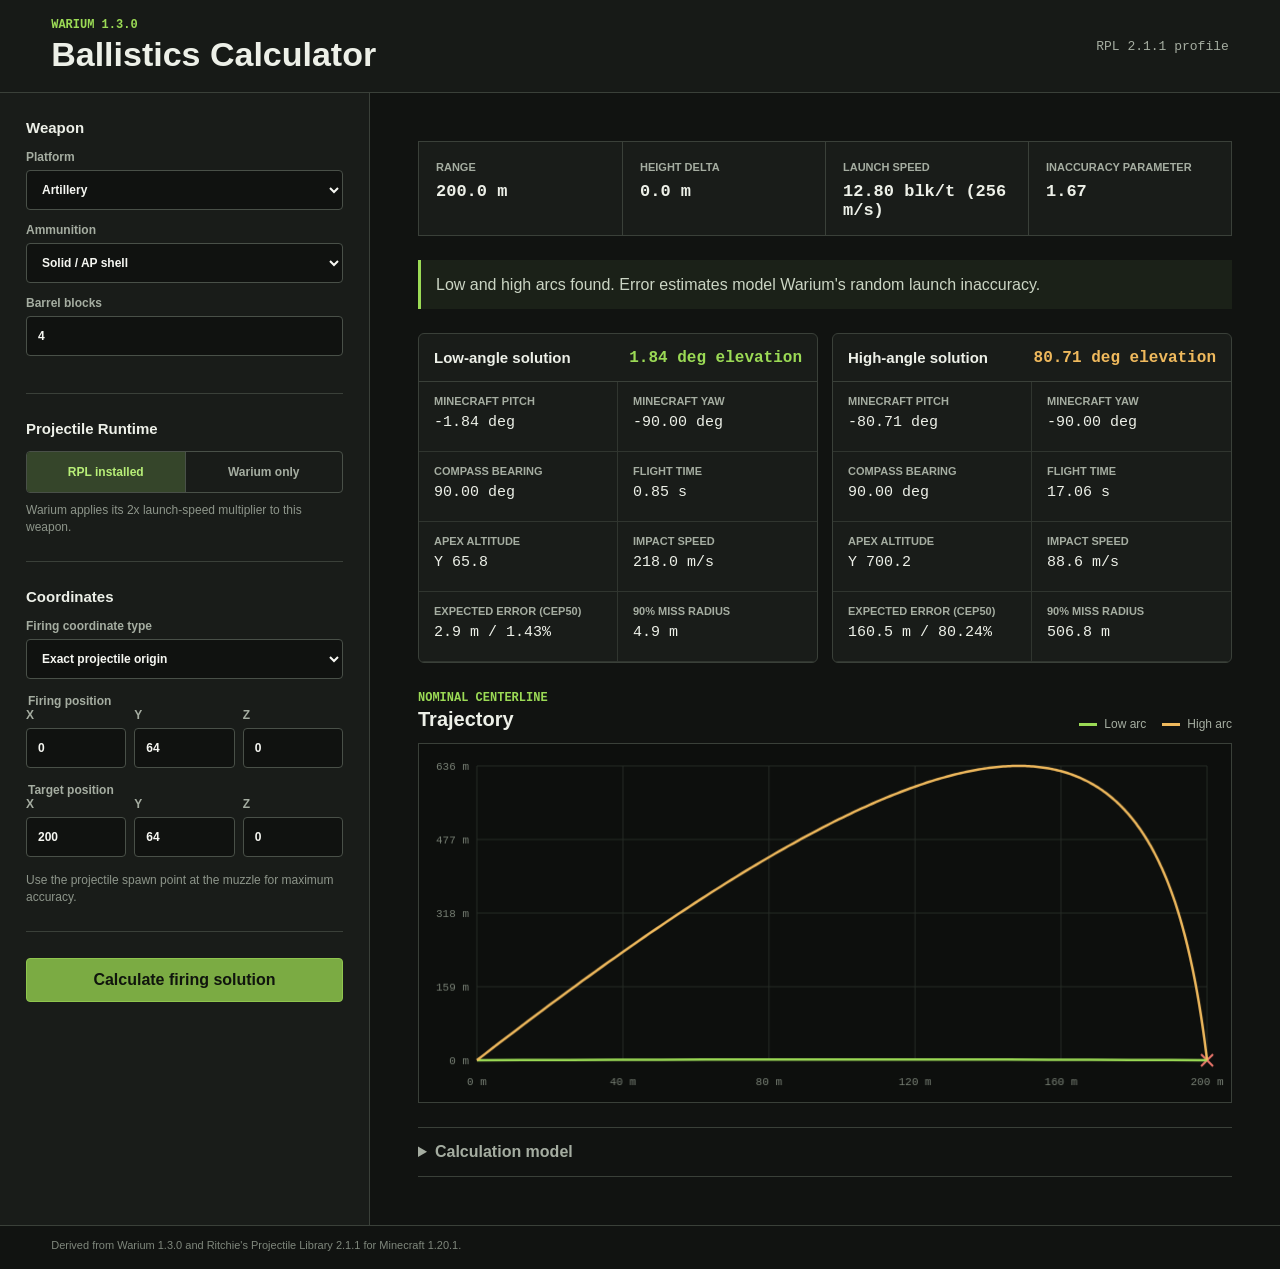
<file: index.html>
<!doctype html>
<html lang="en">
<head>
    <meta charset="utf-8">
    <meta name="viewport" content="width=device-width, initial-scale=1">
    <title>Warium Ballistics Calculator</title>
    <link rel="stylesheet" href="styles.css">
</head>
<body>
    <header class="app-header">
        <div>
            <p class="eyebrow">WARIUM 1.3.0</p>
            <h1>Ballistics Calculator</h1>
        </div>
        <div class="runtime-state" id="runtime-state">RPL 2.1.1 profile</div>
    </header>

    <main class="workspace">
        <aside class="control-panel" aria-label="Shot parameters">
            <form id="calculator-form">
                <section class="form-section">
                    <h2>Weapon</h2>
                    <label>
                        Platform
                        <select id="weapon" name="weapon"></select>
                    </label>
                    <label>
                        Ammunition
                        <select id="shell" name="shell"></select>
                    </label>
                    <label id="barrels-row">
                        Barrel blocks
                        <input id="barrels" name="barrels" type="number" min="1" max="11" step="1" value="4">
                    </label>
                </section>

                <section class="form-section">
                    <h2>Projectile Runtime</h2>
                    <div class="segmented" role="radiogroup" aria-label="Projectile runtime">
                        <label>
                            <input type="radio" name="runtime" value="rpl" checked>
                            <span>RPL installed</span>
                        </label>
                        <label>
                            <input type="radio" name="runtime" value="vanilla">
                            <span>Warium only</span>
                        </label>
                    </div>
                    <p class="field-note" id="runtime-note"></p>
                </section>

                <section class="form-section">
                    <h2>Coordinates</h2>
                    <label>
                        Firing coordinate type
                        <select id="reference-mode" name="referenceMode">
                            <option value="muzzle">Exact projectile origin</option>
                            <option value="breech">Weapon block position</option>
                        </select>
                    </label>
                    <fieldset>
                        <legend>Firing position</legend>
                        <div class="coordinate-grid">
                            <label>X<input id="origin-x" name="originX" type="number" step="any" value="0"></label>
                            <label>Y<input id="origin-y" name="originY" type="number" step="any" value="64"></label>
                            <label>Z<input id="origin-z" name="originZ" type="number" step="any" value="0"></label>
                        </div>
                    </fieldset>
                    <fieldset>
                        <legend>Target position</legend>
                        <div class="coordinate-grid">
                            <label>X<input id="target-x" name="targetX" type="number" step="any" value="200"></label>
                            <label>Y<input id="target-y" name="targetY" type="number" step="any" value="64"></label>
                            <label>Z<input id="target-z" name="targetZ" type="number" step="any" value="0"></label>
                        </div>
                    </fieldset>
                    <p class="field-note" id="reference-note">Use the projectile spawn point at the muzzle for maximum accuracy.</p>
                </section>

                <button class="calculate-button" type="submit">Calculate firing solution</button>
            </form>
        </aside>

        <section class="results-panel" aria-live="polite">
            <div class="shot-summary">
                <div>
                    <span>Range</span>
                    <strong id="summary-range">--</strong>
                </div>
                <div>
                    <span>Height delta</span>
                    <strong id="summary-height">--</strong>
                </div>
                <div>
                    <span>Launch speed</span>
                    <strong id="summary-speed">--</strong>
                </div>
                <div>
                    <span>Inaccuracy parameter</span>
                    <strong id="summary-spread">--</strong>
                </div>
            </div>

            <div id="status" class="status-message">Enter a firing position and target to calculate.</div>

            <div id="solution-list" class="solution-list"></div>

            <section class="trajectory-section">
                <div class="section-heading">
                    <div>
                        <p class="eyebrow">NOMINAL CENTERLINE</p>
                        <h2>Trajectory</h2>
                    </div>
                    <div class="legend" aria-label="Trajectory legend">
                        <span><i class="low-key"></i>Low arc</span>
                        <span><i class="high-key"></i>High arc</span>
                    </div>
                </div>
                <canvas id="trajectory" width="1000" height="400"></canvas>
            </section>

            <details class="model-details">
                <summary>Calculation model</summary>
                <div class="details-grid">
                    <p><strong>Motion:</strong> Minecraft 1.20.1 AbstractArrow order, with position advanced before 0.99 air drag and 0.05 downward velocity are applied each tick.</p>
                    <p><strong>RPL:</strong> Warium doubles battle-cannon and artillery launch velocity when Ritchie's Projectile Library is loaded. Mortar launch speed remains 5 blocks/tick.</p>
                    <p><strong>Mortars:</strong> The displayed mortar pitch is solved through Warium's actual transformed launch vector. A 0-degree mortar setting produces approximately 45 degrees of true elevation when fired on its centerline.</p>
                    <p><strong>Error:</strong> CEP50 and 90% miss radius use 800 deterministic trials of Minecraft's triangular projectile spread at the selected barrel or mortar inaccuracy.</p>
                    <p><strong>Coordinates:</strong> One block is treated as one meter. VS local coordinates must be converted to world coordinates.</p>
                    <p><strong>Limits:</strong> Terrain, collision, vehicle motion, server lag, and mount rotation limits are not modeled. Error figures are statistical estimates, not guarantees for an individual shot.</p>
                </div>
            </details>
        </section>
    </main>

    <footer>
        Derived from Warium 1.3.0 and Ritchie's Projectile Library 2.1.1 for Minecraft 1.20.1.
    </footer>

    <script src="ballistics.js"></script>
    <script src="app.js"></script>
</body>
</html>
</file>
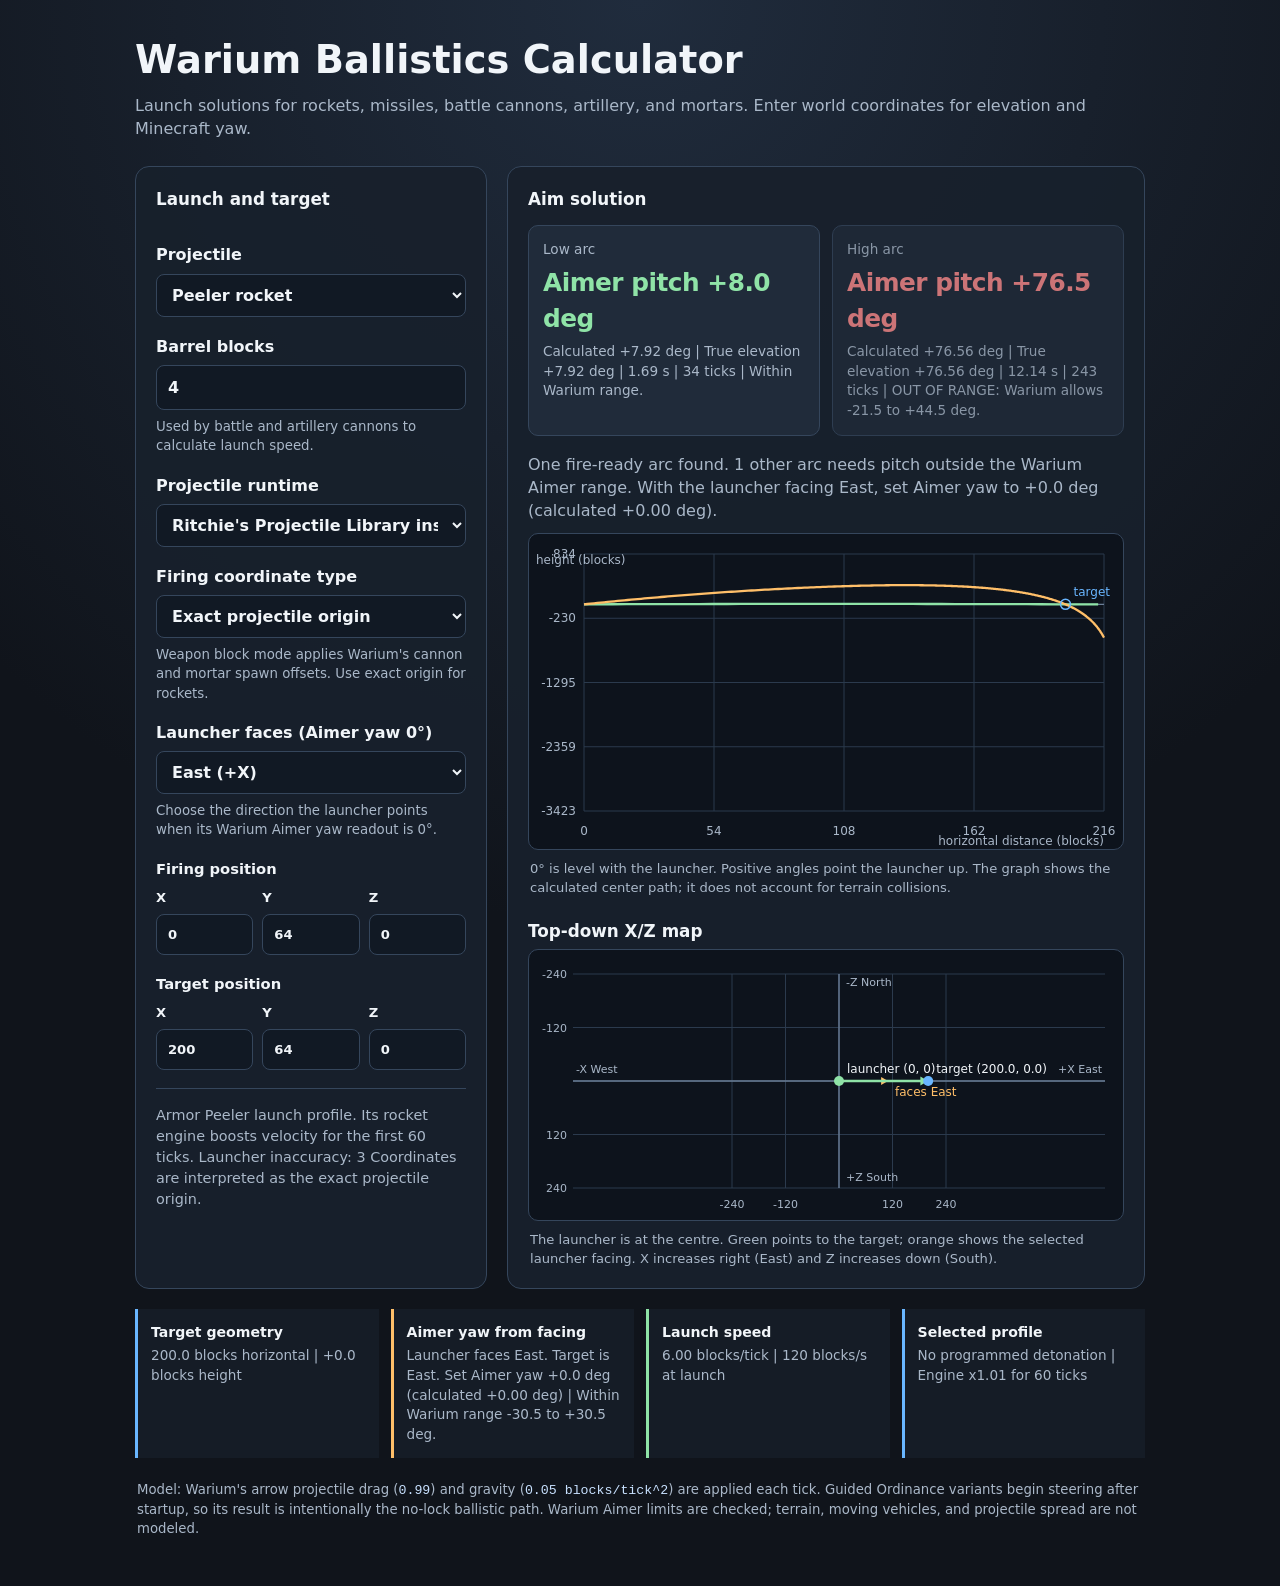
<file: rocket-missile-calculator.html>
<!doctype html>
<html lang="en">
<head>
  <meta charset="utf-8">
  <meta name="viewport" content="width=device-width, initial-scale=1">
  <title>Warium Ballistics Calculator</title>
  <style>
    :root {
      color-scheme: dark;
      --bg: #10141b;
      --panel: #18202c;
      --panel-2: #202b3a;
      --line: #35465c;
      --text: #f1f5f9;
      --muted: #aab8c9;
      --accent: #69b6ff;
      --accent-2: #ffbf69;
      --danger: #ff8c8c;
      --good: #8fe3a7;
    }

    * { box-sizing: border-box; }
    body {
      margin: 0;
      min-width: 320px;
      background: radial-gradient(circle at top, #202c3d 0, var(--bg) 54%);
      color: var(--text);
      font: 16px/1.45 system-ui, -apple-system, BlinkMacSystemFont, "Segoe UI", sans-serif;
    }
    main { max-width: 1050px; margin: 0 auto; padding: 32px 20px 48px; }
    h1, h2, p { margin-top: 0; }
    h1 { font-size: clamp(1.7rem, 4vw, 2.4rem); margin-bottom: 6px; }
    h2 { font-size: 1.05rem; margin-bottom: 14px; }
    .lede, .muted { color: var(--muted); }
    .layout { display: grid; grid-template-columns: minmax(260px, 0.8fr) minmax(0, 1.45fr); gap: 20px; margin-top: 26px; }
    .panel { background: color-mix(in srgb, var(--panel) 94%, transparent); border: 1px solid var(--line); border-radius: 14px; padding: 20px; }
    .controls { display: grid; gap: 18px; align-content: start; }
    label { display: grid; gap: 7px; font-weight: 600; }
    label small { color: var(--muted); font-weight: 400; }
    input, select {
      width: 100%; border: 1px solid var(--line); border-radius: 8px;
      background: #111924; color: var(--text); font: inherit; padding: 10px 11px;
    }
    input:focus, select:focus { outline: 3px solid color-mix(in srgb, var(--accent) 45%, transparent); outline-offset: 2px; }
    .weapon-details { border-top: 1px solid var(--line); padding-top: 16px; color: var(--muted); font-size: .9rem; }
    .weapon-details strong { color: var(--text); }
    .result-grid { display: grid; grid-template-columns: repeat(2, minmax(0, 1fr)); gap: 12px; }
    .result { background: var(--panel-2); border: 1px solid var(--line); border-radius: 10px; padding: 14px; min-height: 110px; }
    .result-label { display: block; color: var(--muted); font-size: .85rem; }
    .result-value { display: block; margin-top: 5px; color: var(--good); font-size: 1.55rem; font-weight: 700; letter-spacing: -.02em; }
    .result-sub { display: block; margin-top: 5px; color: var(--muted); font-size: .85rem; }
    .result.high .result-value { color: var(--accent-2); }
    .result.out-of-range .result-value { color: var(--danger); }
    .status { min-height: 24px; margin: 17px 0 11px; color: var(--muted); }
    .status.error { color: var(--danger); }
    .chart-wrap { border: 1px solid var(--line); border-radius: 10px; overflow: hidden; background: #0d131c; }
    canvas { display: block; width: 100%; height: 315px; }
    #topdownMap { height: 270px; }
    .map-section { margin-top: 22px; }
    .map-section h2 { margin-bottom: 5px; }
    .chart-note { color: var(--muted); font-size: .82rem; margin: 9px 2px 0; }
    .coordinate-section { display: grid; gap: 9px; }
    .coordinate-section h3 { margin: 0; font-size: .92rem; }
    .coordinate-grid { display: grid; grid-template-columns: repeat(3, minmax(0, 1fr)); gap: 9px; }
    .coordinate-grid label { font-size: .82rem; }
    .facts { display: grid; grid-template-columns: repeat(auto-fit, minmax(190px, 1fr)); gap: 12px; margin-top: 20px; }
    .fact { padding: 13px; border-left: 3px solid var(--accent); background: color-mix(in srgb, var(--panel) 70%, transparent); }
    .fact:nth-child(2) { border-color: var(--accent-2); }
    .fact:nth-child(3) { border-color: var(--good); }
    .fact b { display: block; font-size: .88rem; }
    .fact span { display: block; margin-top: 4px; color: var(--muted); font-size: .85rem; }
    .footer-note { margin: 22px 2px 0; color: var(--muted); font-size: .83rem; }
    code { color: #c8e1ff; }
    @media (max-width: 720px) {
      main { padding: 24px 14px 36px; }
      .layout { grid-template-columns: 1fr; }
      .coordinate-grid { grid-template-columns: 1fr; }
      .facts { grid-template-columns: 1fr; }
    }
    @media (max-width: 420px) { .result-grid { grid-template-columns: 1fr; } }
  </style>
</head>
<body>
  <main>
    <header>
      <h1>Warium Ballistics Calculator</h1>
      <p class="lede">Launch solutions for rockets, missiles, battle cannons, artillery, and mortars. Enter world coordinates for elevation and Minecraft yaw.</p>
    </header>

    <section class="layout" aria-label="Ballistic calculator">
      <form class="panel controls" onsubmit="return false">
        <h2>Launch and target</h2>
        <label for="weapon">Projectile
          <select id="weapon">
            <optgroup label="Rockets and missiles">
              <option value="peeler">Peeler rocket</option>
              <option value="ordinance">Ordinance rocket</option>
              <option value="fireSpear">Fire Spear missile</option>
            </optgroup>
            <optgroup label="Battle cannons">
              <option value="battleAp">Battle cannon - AP shell</option>
              <option value="battleSolid">Battle cannon - Solid shell</option>
              <option value="battleExplosive">Battle cannon - HE / HEAT / flak / smoke</option>
            </optgroup>
            <optgroup label="Artillery cannons">
              <option value="artillerySolid">Artillery - Solid / AP shell</option>
              <option value="artilleryExplosive">Artillery - HE / gas / incendiary shell</option>
            </optgroup>
            <optgroup label="Mortars">
              <option value="mortar">Mortar - HE / smoke shell</option>
            </optgroup>
          </select>
        </label>
        <label id="barrelRow" for="barrels">Barrel blocks
          <input id="barrels" type="number" min="1" max="11" step="1" value="4" inputmode="numeric">
          <small>Used by battle and artillery cannons to calculate launch speed.</small>
        </label>
        <label id="runtimeRow" for="runtime">Projectile runtime
          <select id="runtime">
            <option value="rpl">Ritchie's Projectile Library installed (2x cannon velocity)</option>
            <option value="vanilla">Warium only</option>
          </select>
        </label>
        <label for="referenceMode">Firing coordinate type
          <select id="referenceMode">
            <option value="muzzle">Exact projectile origin</option>
            <option value="weapon">Weapon block position</option>
          </select>
          <small>Weapon block mode applies Warium's cannon and mortar spawn offsets. Use exact origin for rockets.</small>
        </label>
        <label for="launcherFacing">Launcher faces (Aimer yaw 0°)
          <select id="launcherFacing">
            <option value="north">North (-Z)</option>
            <option value="northEast">North-east</option>
            <option value="east" selected>East (+X)</option>
            <option value="southEast">South-east</option>
            <option value="south">South (+Z)</option>
            <option value="southWest">South-west</option>
            <option value="west">West (-X)</option>
            <option value="northWest">North-west</option>
          </select>
          <small>Choose the direction the launcher points when its Warium Aimer yaw readout is 0°.</small>
        </label>
        <section class="coordinate-section" aria-label="Firing position">
          <h3>Firing position</h3>
          <div class="coordinate-grid">
            <label>X<input id="originX" type="number" step="any" value="0" inputmode="decimal"></label>
            <label>Y<input id="originY" type="number" step="any" value="64" inputmode="decimal"></label>
            <label>Z<input id="originZ" type="number" step="any" value="0" inputmode="decimal"></label>
          </div>
        </section>
        <section class="coordinate-section" aria-label="Target position">
          <h3>Target position</h3>
          <div class="coordinate-grid">
            <label>X<input id="targetX" type="number" step="any" value="200" inputmode="decimal"></label>
            <label>Y<input id="targetY" type="number" step="any" value="64" inputmode="decimal"></label>
            <label>Z<input id="targetZ" type="number" step="any" value="0" inputmode="decimal"></label>
          </div>
        </section>
        <div class="weapon-details" id="weaponDetails"></div>
      </form>

      <section class="panel" aria-live="polite">
        <h2>Aim solution</h2>
        <div class="result-grid">
          <article class="result" id="lowResult">
            <span class="result-label" id="lowTitle">Low arc</span>
            <strong class="result-value" id="lowAngle">—</strong>
            <span class="result-sub" id="lowInfo">—</span>
          </article>
          <article class="result high" id="highResult">
            <span class="result-label" id="highTitle">High arc</span>
            <strong class="result-value" id="highAngle">—</strong>
            <span class="result-sub" id="highInfo">—</span>
          </article>
        </div>
        <p class="status" id="status">Enter a target to calculate.</p>
        <div class="chart-wrap">
          <canvas id="trajectory" role="img" aria-label="Calculated projectile trajectories"></canvas>
        </div>
        <p class="chart-note">0° is level with the launcher. Positive angles point the launcher up. The graph shows the calculated center path; it does not account for terrain collisions.</p>
        <section class="map-section" aria-label="Top-down coordinate map">
          <h2>Top-down X/Z map</h2>
          <div class="chart-wrap">
            <canvas id="topdownMap" role="img" aria-label="Top-down map of launcher and target X/Z coordinates"></canvas>
          </div>
          <p class="chart-note">The launcher is at the centre. Green points to the target; orange shows the selected launcher facing. X increases right (East) and Z increases down (South).</p>
        </section>
      </section>
    </section>

    <section class="facts" aria-label="Selected projectile data">
      <div class="fact"><b>Target geometry</b><span id="geometryValue">&mdash;</span></div>
      <div class="fact"><b>Aimer yaw from facing</b><span id="yawValue">&mdash;</span></div>
      <div class="fact"><b>Launch speed</b><span id="speedValue">&mdash;</span></div>
      <div class="fact"><b>Selected profile</b><span id="profileValue">&mdash;</span></div>
    </section>

    <p class="footer-note">Model: Warium's arrow projectile drag (<code>0.99</code>) and gravity (<code>0.05 blocks/tick^2</code>) are applied each tick. Guided Ordinance variants begin steering after startup, so its result is intentionally the no-lock ballistic path. Warium Aimer limits are checked; terrain, moving vehicles, and projectile spread are not modeled.</p>
  </main>

  <script>
    const PROFILES = {
      peeler: {
        kind: 'rocket', name: 'Peeler rocket', speed: 6, boost: 1.01, burn: 60, maxTicks: 1400,
        behavior: 'Armor Peeler launch profile. Its rocket engine boosts velocity for the first 60 ticks.',
        flight: 'No programmed detonation', precision: 'Launcher inaccuracy: 3'
      },
      ordinance: {
        kind: 'rocket', name: 'Ordinance rocket', speed: 4.5, boost: 1.02, burn: 140, maxTicks: 141,
        behavior: 'No-lock Ordinance profile. Guided variants can steer after their startup period.',
        flight: 'Self-destructs after 7.05 s', precision: 'Launcher inaccuracy: 3'
      },
      fireSpear: {
        kind: 'rocket', name: 'Fire Spear missile', speed: 6, boost: 1.01, burn: 70, maxTicks: 1500,
        behavior: 'Fire Spear hardpoint profile. Its engine runs ten ticks longer than a Peeler rocket.',
        flight: 'No programmed detonation', precision: 'Hardpoint inaccuracy: 2'
      },
      battleAp: {
        kind: 'cannon', name: 'Battle cannon AP shell', baseSpeed: 3.3, usesBarrels: true, maxTicks: 1800,
        behavior: 'Warium battle cannon AP speed: (3.3 + barrels / 1.25) x runtime multiplier.',
        flight: 'Ballistic shell', precision: 'Spread: 8 / (barrels x 2)'
      },
      battleSolid: {
        kind: 'cannon', name: 'Battle cannon solid shell', baseSpeed: 3.2, usesBarrels: true, maxTicks: 1800,
        behavior: 'Warium battle cannon solid speed: (3.2 + barrels / 1.25) x runtime multiplier.',
        flight: 'Ballistic shell', precision: 'Spread: 8 / (barrels x 2)'
      },
      battleExplosive: {
        kind: 'cannon', name: 'Battle cannon HE / HEAT / flak / smoke shell', baseSpeed: 3.0, usesBarrels: true, maxTicks: 1800,
        behavior: 'Warium battle cannon explosive speed: (3.0 + barrels / 1.25) x runtime multiplier.',
        flight: 'Ballistic shell', precision: 'Spread: 10 / (barrels x 2)'
      },
      artillerySolid: {
        kind: 'cannon', name: 'Artillery solid / AP shell', baseSpeed: 3.2, usesBarrels: true, maxTicks: 1800,
        behavior: 'Warium artillery solid/AP speed: (3.2 + barrels / 1.25) x runtime multiplier.',
        flight: 'Ballistic shell', precision: 'Spread: 10 / (barrels x 1.5)'
      },
      artilleryExplosive: {
        kind: 'cannon', name: 'Artillery HE / gas / incendiary shell', baseSpeed: 3.0, usesBarrels: true, maxTicks: 1800,
        behavior: 'Warium artillery explosive speed: (3.0 + barrels / 1.25) x runtime multiplier.',
        flight: 'Ballistic shell', precision: 'Spread: 14 / (barrels x 1.5)'
      },
      mortar: {
        kind: 'mortar', name: 'Mortar HE / smoke shell', speed: 5, boost: 1, burn: 0, maxTicks: 1800,
        behavior: 'Fixed 5.0 blocks/tick launch speed. Warium transforms the displayed mortar pitch.',
        flight: 'Ballistic shell', precision: 'Fixed inaccuracy: 5'
      }
    };

    const weapon = document.getElementById('weapon');
    const barrelsInput = document.getElementById('barrels');
    const runtime = document.getElementById('runtime');
    const referenceMode = document.getElementById('referenceMode');
    const launcherFacing = document.getElementById('launcherFacing');
    const barrelRow = document.getElementById('barrelRow');
    const runtimeRow = document.getElementById('runtimeRow');
    const details = document.getElementById('weaponDetails');
    const canvas = document.getElementById('trajectory');
    const ctx = canvas.getContext('2d');
    const mapCanvas = document.getElementById('topdownMap');
    const mapCtx = mapCanvas.getContext('2d');
    const status = document.getElementById('status');
    const lowAngle = document.getElementById('lowAngle');
    const lowInfo = document.getElementById('lowInfo');
    const highAngle = document.getElementById('highAngle');
    const highInfo = document.getElementById('highInfo');
    const lowTitle = document.getElementById('lowTitle');
    const highTitle = document.getElementById('highTitle');
    const lowResult = document.getElementById('lowResult');
    const highResult = document.getElementById('highResult');
    const coordinateInputs = ['originX', 'originY', 'originZ', 'targetX', 'targetY', 'targetZ']
      .map(function (id) { return document.getElementById(id); });

    // Warium's Aimer controls change these values in 0.5° steps. The checks below
    // include the final half-step the in-game controls can reach.
    const AIMER_LIMITS = { yaw: 30.5, pitchMin: -21.5, pitchMax: 44.5, step: 0.5 };
    const FACING = {
      north: { label: 'North', yaw: -180 },
      northEast: { label: 'North-east', yaw: -135 },
      east: { label: 'East', yaw: -90 },
      southEast: { label: 'South-east', yaw: -45 },
      south: { label: 'South', yaw: 0 },
      southWest: { label: 'South-west', yaw: 45 },
      west: { label: 'West', yaw: 90 },
      northWest: { label: 'North-west', yaw: 135 }
    };

    function clamp(value, min, max) {
      return Math.max(min, Math.min(max, value));
    }

    function degrees(radians) {
      return radians * 180 / Math.PI;
    }

    function radians(degreesValue) {
      return degreesValue * Math.PI / 180;
    }

    function normalizeSignedDegrees(value) {
      let normalized = (value + 180) % 360;
      if (normalized < 0) normalized += 360;
      return normalized - 180;
    }

    function normalizeBearing(value) {
      let normalized = value % 360;
      if (normalized < 0) normalized += 360;
      return normalized;
    }

    function numberValue(element, label) {
      const value = Number(element.value);
      if (!Number.isFinite(value)) throw new Error(label + ' must be a valid number.');
      return value;
    }

    function signed(value, digits) {
      return (value >= 0 ? '+' : '-') + Math.abs(value).toFixed(digits);
    }

    function roundToAimerStep(value) {
      return Math.round(value / AIMER_LIMITS.step) * AIMER_LIMITS.step;
    }

    function cardinalBearing(bearing) {
      const labels = ['North', 'North-east', 'East', 'South-east', 'South', 'South-west', 'West', 'North-west'];
      return labels[Math.round(bearing / 45) % 8];
    }

    function getAim(geometry) {
      const facing = FACING[launcherFacing.value];
      const yaw = normalizeSignedDegrees(geometry.yaw - facing.yaw);
      return {
        facing: facing,
        yaw: yaw,
        setYaw: roundToAimerStep(yaw),
        yawInRange: Math.abs(yaw) <= AIMER_LIMITS.yaw + 0.000001
      };
    }

    function aimerPitchForElevation(profile, elevation) {
      return profile.kind === 'mortar' ? mortarSettingFromElevation(elevation) : elevation;
    }

    function isPitchInRange(profile, elevation) {
      const pitch = aimerPitchForElevation(profile, elevation);
      return pitch >= AIMER_LIMITS.pitchMin - 0.000001 && pitch <= AIMER_LIMITS.pitchMax + 0.000001;
    }

    function getProfile() {
      const profile = Object.assign({}, PROFILES[weapon.value]);
      const barrels = clamp(Math.round(numberValue(barrelsInput, 'Barrel blocks')), 1, 11);
      profile.barrels = barrels;
      profile.launchOffset = 0;

      if (profile.usesBarrels) {
        const multiplier = runtime.value === 'rpl' ? 2 : 1;
        profile.speed = (profile.baseSpeed + barrels / 1.25) * multiplier;
        profile.launchOffset = referenceMode.value === 'weapon' ? barrels + 1.5 : 0;
        profile.precision += '; ' + (runtime.value === 'rpl' ? 'RPL multiplier: 2x' : 'Warium-only multiplier: 1x');
      }

      if (!profile.boost) profile.boost = 1;
      if (!profile.burn) profile.burn = 0;
      return profile;
    }

    function getGeometry(profile) {
      let originX = numberValue(document.getElementById('originX'), 'Firing X');
      let originY = numberValue(document.getElementById('originY'), 'Firing Y');
      let originZ = numberValue(document.getElementById('originZ'), 'Firing Z');

      if (referenceMode.value === 'weapon' && profile.kind === 'mortar') {
        originX += 0.5;
        originY += 3;
        originZ += 0.5;
      } else if (referenceMode.value === 'weapon' && profile.usesBarrels) {
        originX += 0.5;
        originY += 0.5;
        originZ += 0.5;
      }

      const targetX = numberValue(document.getElementById('targetX'), 'Target X');
      const targetY = numberValue(document.getElementById('targetY'), 'Target Y');
      const targetZ = numberValue(document.getElementById('targetZ'), 'Target Z');
      const dx = targetX - originX;
      const dy = targetY - originY;
      const dz = targetZ - originZ;
      const horizontalRange = Math.hypot(dx, dz);

      if (horizontalRange < 0.000001) {
        throw new Error('Firing point and target share the same X/Z position, so yaw is undefined.');
      }

      return {
        dx: dx,
        dy: dy,
        dz: dz,
        horizontalRange: horizontalRange,
        yaw: normalizeSignedDegrees(degrees(Math.atan2(-dx, dz))),
        bearing: normalizeBearing(degrees(Math.atan2(dx, -dz)))
      };
    }

    function simulate(profile, elevation) {
      const angle = radians(elevation);
      let x = 0;
      let y = 0;
      let vx = profile.speed * Math.cos(angle);
      let vy = profile.speed * Math.sin(angle);
      const points = [{ x: x, y: y, tick: 0 }];

      for (let tick = 1; tick <= profile.maxTicks; tick += 1) {
        x += vx;
        y += vy;
        points.push({ x: x, y: y, tick: tick });
        vx *= 0.99;
        vy = vy * 0.99 - 0.05;
        if (tick <= profile.burn) {
          vx *= profile.boost;
          vy *= profile.boost;
        }
        if (tick > profile.burn && vx < 0.0005 && y < -1500) break;
      }
      return points;
    }

    function atDistance(profile, elevation, geometry) {
      const angle = radians(elevation);
      const offsetX = profile.launchOffset * Math.cos(angle);
      const offsetY = profile.launchOffset * Math.sin(angle);
      const flightDistance = geometry.horizontalRange - offsetX;
      if (flightDistance <= 0) return null;

      const points = simulate(profile, elevation);
      for (let index = 1; index < points.length; index += 1) {
        const before = points[index - 1];
        const after = points[index];
        if (before.x <= flightDistance && after.x >= flightDistance && after.x > before.x) {
          const fraction = (flightDistance - before.x) / (after.x - before.x);
          const impactY = before.y + (after.y - before.y) * fraction;
          return {
            y: impactY + offsetY,
            tick: before.tick + fraction,
            points: points.map(function (point) {
              return { x: point.x + offsetX, y: point.y + offsetY, tick: point.tick };
            })
          };
        }
      }
      return null;
    }

    function findSolutions(profile, geometry) {
      const roots = [];
      const minimum = -89.5;
      const maximum = 89.5;
      const step = 0.25;
      let previousAngle = minimum;
      let previous = atDistance(profile, previousAngle, geometry);
      let previousError = previous ? previous.y - geometry.dy : null;

      for (let angle = minimum + step; angle <= maximum + 0.0001; angle += step) {
        const current = atDistance(profile, angle, geometry);
        const currentError = current ? current.y - geometry.dy : null;
        if (previousError !== null && currentError !== null
          && (currentError === 0 || previousError === 0 || currentError * previousError < 0)) {
          let left = previousAngle;
          let right = angle;
          let leftError = previousError;

          for (let iteration = 0; iteration < 32; iteration += 1) {
            const middle = (left + right) / 2;
            const middleSample = atDistance(profile, middle, geometry);
            if (!middleSample) break;
            const middleError = middleSample.y - geometry.dy;
            if (Math.abs(middleError) < 0.00001) {
              left = middle;
              right = middle;
              break;
            }
            if (leftError * middleError <= 0) {
              right = middle;
            } else {
              left = middle;
              leftError = middleError;
            }
          }

          const root = (left + right) / 2;
          if (!roots.some(function (value) { return Math.abs(value - root) < 0.04; })) roots.push(root);
        }
        previousAngle = angle;
        previousError = currentError;
      }

      return roots.sort(function (a, b) { return a - b; }).map(function (angle) {
        return { angle: angle, data: atDistance(profile, angle, geometry) };
      }).filter(function (solution) { return Boolean(solution.data); });
    }

    function humanTime(ticks) {
      return (ticks / 20).toFixed(2) + ' s | ' + Math.round(ticks) + ' ticks';
    }

    function mortarSettingFromElevation(elevation) {
      return degrees(Math.atan(0.5 * Math.tan(radians(elevation)) - 0.5));
    }

    function setResult(card, title, valueElement, infoElement, solution, profile, arcName) {
      title.textContent = arcName + (profile.kind === 'mortar' ? ' mortar arc' : ' arc');
      if (!solution) {
        card.style.opacity = '.58';
        card.classList.remove('out-of-range');
        valueElement.textContent = 'No solution';
        infoElement.textContent = 'Move the target closer or change firing height.';
        return;
      }

      const requiredPitch = aimerPitchForElevation(profile, solution.angle);
      const setPitch = roundToAimerStep(requiredPitch);
      const pitchInRange = isPitchInRange(profile, solution.angle);
      card.style.opacity = pitchInRange ? '1' : '.78';
      card.classList.toggle('out-of-range', !pitchInRange);
      valueElement.textContent = 'Aimer pitch ' + signed(setPitch, 1) + ' deg';
      infoElement.textContent = 'Calculated ' + signed(requiredPitch, 2) + ' deg | True elevation '
        + signed(solution.angle, 2) + ' deg | ' + humanTime(solution.data.tick)
        + (pitchInRange
          ? ' | Within Warium range.'
          : ' | OUT OF RANGE: Warium allows ' + signed(AIMER_LIMITS.pitchMin, 1) + ' to '
            + signed(AIMER_LIMITS.pitchMax, 1) + ' deg.');
    }

    function drawTrajectory(profile, geometry, solutions) {
      const dpr = window.devicePixelRatio || 1;
      const width = Math.max(280, Math.floor(canvas.clientWidth));
      const height = Math.max(250, Math.floor(canvas.clientHeight));
      canvas.width = width * dpr;
      canvas.height = height * dpr;
      ctx.setTransform(dpr, 0, 0, dpr, 0, 0);
      ctx.clearRect(0, 0, width, height);

      const padding = { left: 55, right: 19, top: 20, bottom: 38 };
      const paths = solutions.map(function (solution) { return solution.data.points; });
      const fallback = simulate(profile, 0).map(function (point) {
        return { x: point.x + profile.launchOffset, y: point.y, tick: point.tick };
      });
      const viewPaths = paths.length ? paths : [fallback];
      let maxX = Math.max(geometry.horizontalRange * 1.08, 30);
      let minY = Math.min(0, geometry.dy);
      let maxY = Math.max(0, geometry.dy);

      viewPaths.forEach(function (path) {
        path.forEach(function (point) {
          if (point.x <= maxX * 1.08) {
            minY = Math.min(minY, point.y);
            maxY = Math.max(maxY, point.y);
          }
        });
      });

      const span = Math.max(16, maxY - minY);
      minY -= span * 0.16;
      maxY += span * 0.16;
      maxX = Math.max(maxX, 45);
      const plotWidth = width - padding.left - padding.right;
      const plotHeight = height - padding.top - padding.bottom;
      const projectX = function (x) { return padding.left + x / maxX * plotWidth; };
      const projectY = function (y) { return padding.top + (maxY - y) / (maxY - minY) * plotHeight; };

      ctx.strokeStyle = '#2b3a4d';
      ctx.lineWidth = 1;
      ctx.font = '12px system-ui, sans-serif';
      ctx.fillStyle = '#aab8c9';
      ctx.textAlign = 'right';
      for (let index = 0; index <= 4; index += 1) {
        const y = padding.top + plotHeight * index / 4;
        const value = maxY - (maxY - minY) * index / 4;
        ctx.beginPath();
        ctx.moveTo(padding.left, y);
        ctx.lineTo(width - padding.right, y);
        ctx.stroke();
        ctx.fillText(value.toFixed(0), padding.left - 8, y + 4);
      }

      ctx.textAlign = 'center';
      for (let index = 0; index <= 4; index += 1) {
        const x = padding.left + plotWidth * index / 4;
        const value = maxX * index / 4;
        ctx.beginPath();
        ctx.moveTo(x, padding.top);
        ctx.lineTo(x, height - padding.bottom);
        ctx.stroke();
        ctx.fillText(value.toFixed(0), x, height - 14);
      }

      const zeroY = projectY(0);
      if (zeroY >= padding.top && zeroY <= height - padding.bottom) {
        ctx.strokeStyle = '#6b7f98';
        ctx.lineWidth = 1.2;
        ctx.beginPath();
        ctx.moveTo(padding.left, zeroY);
        ctx.lineTo(width - padding.right, zeroY);
        ctx.stroke();
      }

      ctx.fillStyle = '#aab8c9';
      ctx.textAlign = 'left';
      ctx.fillText('height (blocks)', 7, padding.top + 10);
      ctx.textAlign = 'right';
      ctx.fillText('horizontal distance (blocks)', width - padding.right, height - 4);

      const colors = ['#8fe3a7', '#ffbf69'];
      paths.forEach(function (path, index) {
        ctx.strokeStyle = colors[index % colors.length];
        ctx.lineWidth = 2.3;
        ctx.beginPath();
        let started = false;
        path.forEach(function (point) {
          if (point.x > maxX) return;
          const x = projectX(point.x);
          const y = projectY(point.y);
          if (!started) {
            ctx.moveTo(x, y);
            started = true;
          } else {
            ctx.lineTo(x, y);
          }
        });
        ctx.stroke();
      });

      const targetX = projectX(geometry.horizontalRange);
      const targetY = projectY(geometry.dy);
      ctx.strokeStyle = '#69b6ff';
      ctx.lineWidth = 1.5;
      ctx.beginPath();
      ctx.arc(targetX, targetY, 5, 0, Math.PI * 2);
      ctx.stroke();
      ctx.fillStyle = '#69b6ff';
      ctx.textAlign = 'left';
      ctx.fillText('target', Math.min(targetX + 8, width - 48), Math.max(targetY - 8, 13));
    }

    function drawArrow(context, fromX, fromY, toX, toY, color, size) {
      const angle = Math.atan2(toY - fromY, toX - fromX);
      context.fillStyle = color;
      context.beginPath();
      context.moveTo(toX, toY);
      context.lineTo(toX - size * Math.cos(angle - Math.PI / 6), toY - size * Math.sin(angle - Math.PI / 6));
      context.lineTo(toX - size * Math.cos(angle + Math.PI / 6), toY - size * Math.sin(angle + Math.PI / 6));
      context.closePath();
      context.fill();
    }

    function drawTopDownMap(geometry, aim) {
      const dpr = window.devicePixelRatio || 1;
      const width = Math.max(280, Math.floor(mapCanvas.clientWidth));
      const height = Math.max(230, Math.floor(mapCanvas.clientHeight));
      mapCanvas.width = width * dpr;
      mapCanvas.height = height * dpr;
      mapCtx.setTransform(dpr, 0, 0, dpr, 0, 0);
      mapCtx.clearRect(0, 0, width, height);

      const padding = { left: 44, right: 18, top: 24, bottom: 32 };
      const plotWidth = width - padding.left - padding.right;
      const plotHeight = height - padding.top - padding.bottom;
      const extent = Math.max(20, Math.abs(geometry.dx), Math.abs(geometry.dz)) * 1.2;
      const scale = Math.min(plotWidth, plotHeight) / (extent * 2);
      const centerX = padding.left + plotWidth / 2;
      const centerY = padding.top + plotHeight / 2;
      const projectX = function (x) { return centerX + x * scale; };
      const projectZ = function (z) { return centerY + z * scale; };

      mapCtx.strokeStyle = '#2b3a4d';
      mapCtx.fillStyle = '#aab8c9';
      mapCtx.lineWidth = 1;
      mapCtx.font = '11px system-ui, sans-serif';
      mapCtx.textAlign = 'center';
      for (let index = -2; index <= 2; index += 1) {
        const coordinate = extent * index / 2;
        const x = projectX(coordinate);
        const z = projectZ(coordinate);
        mapCtx.beginPath();
        mapCtx.moveTo(x, padding.top);
        mapCtx.lineTo(x, height - padding.bottom);
        mapCtx.stroke();
        mapCtx.beginPath();
        mapCtx.moveTo(padding.left, z);
        mapCtx.lineTo(width - padding.right, z);
        mapCtx.stroke();
        if (index !== 0) {
          mapCtx.fillText(coordinate.toFixed(0), x, height - 12);
          mapCtx.textAlign = 'right';
          mapCtx.fillText(coordinate.toFixed(0), padding.left - 6, z + 4);
          mapCtx.textAlign = 'center';
        }
      }

      mapCtx.strokeStyle = '#6b7f98';
      mapCtx.lineWidth = 1.4;
      mapCtx.beginPath();
      mapCtx.moveTo(padding.left, centerY);
      mapCtx.lineTo(width - padding.right, centerY);
      mapCtx.moveTo(centerX, padding.top);
      mapCtx.lineTo(centerX, height - padding.bottom);
      mapCtx.stroke();

      mapCtx.fillStyle = '#aab8c9';
      mapCtx.textAlign = 'left';
      mapCtx.fillText('-X West', padding.left + 3, centerY - 8);
      mapCtx.textAlign = 'right';
      mapCtx.fillText('+X East', width - padding.right - 3, centerY - 8);
      mapCtx.textAlign = 'left';
      mapCtx.fillText('-Z North', centerX + 7, padding.top + 12);
      mapCtx.fillText('+Z South', centerX + 7, height - padding.bottom - 7);

      const launcherX = projectX(0);
      const launcherY = projectZ(0);
      const targetX = projectX(geometry.dx);
      const targetY = projectZ(geometry.dz);

      const facingDistance = Math.max(12, Math.min(extent * 0.52, geometry.horizontalRange * 0.55));
      const facingRadians = radians(aim.facing.yaw);
      const facingX = projectX(-Math.sin(facingRadians) * facingDistance);
      const facingY = projectZ(Math.cos(facingRadians) * facingDistance);
      mapCtx.save();
      mapCtx.setLineDash([6, 5]);
      mapCtx.strokeStyle = aim.yawInRange ? '#ffbf69' : '#ff6b6b';
      mapCtx.lineWidth = 2;
      mapCtx.beginPath();
      mapCtx.moveTo(launcherX, launcherY);
      mapCtx.lineTo(facingX, facingY);
      mapCtx.stroke();
      mapCtx.restore();
      drawArrow(mapCtx, launcherX, launcherY, facingX, facingY, aim.yawInRange ? '#ffbf69' : '#ff6b6b', 8);

      mapCtx.strokeStyle = '#8fe3a7';
      mapCtx.lineWidth = 2.4;
      mapCtx.beginPath();
      mapCtx.moveTo(launcherX, launcherY);
      mapCtx.lineTo(targetX, targetY);
      mapCtx.stroke();
      drawArrow(mapCtx, launcherX, launcherY, targetX, targetY, '#8fe3a7', 9);

      mapCtx.fillStyle = '#8fe3a7';
      mapCtx.beginPath();
      mapCtx.arc(launcherX, launcherY, 5, 0, Math.PI * 2);
      mapCtx.fill();
      mapCtx.fillStyle = '#69b6ff';
      mapCtx.beginPath();
      mapCtx.arc(targetX, targetY, 5, 0, Math.PI * 2);
      mapCtx.fill();

      mapCtx.font = '12px system-ui, sans-serif';
      mapCtx.textAlign = 'left';
      mapCtx.fillStyle = '#f1f5f9';
      mapCtx.fillText('launcher (0, 0)', launcherX + 8, launcherY - 8);
      mapCtx.fillText('target (' + geometry.dx.toFixed(1) + ', ' + geometry.dz.toFixed(1) + ')', targetX + 8, targetY - 8);
      mapCtx.fillStyle = aim.yawInRange ? '#ffbf69' : '#ff6b6b';
      mapCtx.fillText('faces ' + aim.facing.label, facingX + 7, facingY + 15);
      mapCanvas.setAttribute('aria-label', 'Top-down X/Z map: launcher at 0, 0 and target at '
        + geometry.dx.toFixed(1) + ' X, ' + geometry.dz.toFixed(1) + ' Z. Launcher faces '
        + aim.facing.label + '; required Aimer yaw is ' + signed(aim.yaw, 2) + ' degrees'
        + (aim.yawInRange ? ', within range.' : ', outside Warium Aimer range.'));
    }

    function updateControls(profile) {
      barrelRow.hidden = !profile.usesBarrels;
      runtimeRow.hidden = !profile.usesBarrels;
    }

    function update() {
      try {
        const profile = getProfile();
        updateControls(profile);
        const geometry = getGeometry(profile);
        const aim = getAim(geometry);
        const solutions = findSolutions(profile, geometry);
        const lower = solutions[0];
        const higher = solutions.length > 1 ? solutions[solutions.length - 1] : null;
        const pitchReadySolutions = solutions.filter(function (solution) {
          return isPitchInRange(profile, solution.angle);
        });
        const pitchBlockedSolutions = solutions.filter(function (solution) {
          return !isPitchInRange(profile, solution.angle);
        });
        setResult(lowResult, lowTitle, lowAngle, lowInfo, lower, profile, 'Low');
        setResult(highResult, highTitle, highAngle, highInfo, higher, profile, 'High');

        const messages = [];
        let hasAimError = false;
        if (!solutions.length) {
          messages.push('No ballistic solution reaches this target with the selected profile.');
          hasAimError = true;
        } else if (!pitchReadySolutions.length) {
          messages.push('Ballistic arc' + (solutions.length === 1 ? ' exists' : 's exist')
            + ', but every required Aimer pitch is outside Warium\'s '
            + signed(AIMER_LIMITS.pitchMin, 1) + ' to ' + signed(AIMER_LIMITS.pitchMax, 1) + ' deg range.');
          hasAimError = true;
        } else {
          messages.push((pitchReadySolutions.length === 1 ? 'One fire-ready arc found.' : 'Two fire-ready arcs found.'));
          if (pitchBlockedSolutions.length) {
            messages.push(pitchBlockedSolutions.length + ' other arc'
              + (pitchBlockedSolutions.length === 1 ? ' needs' : 's need') + ' pitch outside the Warium Aimer range.');
          }
        }

        if (aim.yawInRange) {
          messages.push('With the launcher facing ' + aim.facing.label + ', set Aimer yaw to '
            + signed(aim.setYaw, 1) + ' deg (calculated ' + signed(aim.yaw, 2) + ' deg).');
        } else {
          messages.push('Yaw impossible from this facing: the target needs ' + signed(aim.yaw, 2)
            + ' deg, but Warium Aimer yaw is limited to ' + signed(-AIMER_LIMITS.yaw, 1)
            + ' to ' + signed(AIMER_LIMITS.yaw, 1) + ' deg. Reorient the launcher closer to '
            + cardinalBearing(geometry.bearing) + '.');
          hasAimError = true;
        }
        status.className = hasAimError ? 'status error' : 'status';
        status.textContent = messages.join(' ');

        const referenceNote = referenceMode.value === 'weapon' && profile.kind === 'mortar'
          ? ' Mortar block coordinates include Warium\'s +0.5 X/Z and +3 Y spawn offset.'
          : referenceMode.value === 'weapon' && profile.usesBarrels
            ? ' Cannon block coordinates include the block-centre and barrel-length muzzle offsets.'
            : referenceMode.value === 'weapon' && profile.kind === 'rocket'
              ? ' Rocket offsets are unknown, so use the actual projectile spawn point for precision.'
              : ' Coordinates are interpreted as the exact projectile origin.';

        details.textContent = profile.behavior + ' ' + profile.precision + referenceNote;
        document.getElementById('geometryValue').textContent = geometry.horizontalRange.toFixed(1) + ' blocks horizontal | '
          + signed(geometry.dy, 1) + ' blocks height';
        document.getElementById('yawValue').textContent = 'Launcher faces ' + aim.facing.label + '. Target is '
          + cardinalBearing(geometry.bearing) + '. Set Aimer yaw ' + signed(aim.setYaw, 1)
          + ' deg (calculated ' + signed(aim.yaw, 2) + ' deg)'
          + (aim.yawInRange
            ? ' | Within Warium range ' + signed(-AIMER_LIMITS.yaw, 1) + ' to ' + signed(AIMER_LIMITS.yaw, 1) + ' deg.'
            : ' | OUT OF RANGE: Warium allows ' + signed(-AIMER_LIMITS.yaw, 1) + ' to '
              + signed(AIMER_LIMITS.yaw, 1) + ' deg.');
        document.getElementById('speedValue').textContent = profile.speed.toFixed(2) + ' blocks/tick | '
          + (profile.speed * 20).toFixed(0) + ' blocks/s at launch';
        document.getElementById('profileValue').textContent = profile.flight
          + (profile.burn ? ' | Engine x' + profile.boost.toFixed(2) + ' for ' + profile.burn + ' ticks' : '');
        drawTrajectory(profile, geometry, solutions);
        drawTopDownMap(geometry, aim);
      } catch (error) {
        status.className = 'status error';
        status.textContent = error.message;
        lowResult.style.opacity = '.58';
        highResult.style.opacity = '.58';
        lowAngle.textContent = 'Invalid input';
        highAngle.textContent = 'Invalid input';
        lowInfo.textContent = '';
        highInfo.textContent = '';
      }
    }

    weapon.addEventListener('change', update);
    barrelsInput.addEventListener('input', update);
    runtime.addEventListener('change', update);
    referenceMode.addEventListener('change', update);
    launcherFacing.addEventListener('change', update);
    coordinateInputs.forEach(function (input) { input.addEventListener('input', update); });
    window.addEventListener('resize', update);
    update();
  </script>
</body>
</html>
</file>
<file: styles.css>
:root {
    color-scheme: dark;
    font-family: "Segoe UI", Arial, sans-serif;
    background: #111311;
    color: #edf0e8;
    --surface: #191c19;
    --surface-2: #202420;
    --border: #3a4039;
    --muted: #a5ada1;
    --green: #9bda55;
    --green-strong: #b8ef78;
    --amber: #efb95d;
    --red: #ef786d;
    --white: #f6f7f2;
}

* {
    box-sizing: border-box;
}

body {
    margin: 0;
    min-width: 320px;
    min-height: 100vh;
    background: #111311;
}

button,
input,
select {
    font: inherit;
}

.app-header {
    min-height: 92px;
    padding: 18px clamp(18px, 4vw, 56px);
    border-bottom: 1px solid var(--border);
    background: #171a17;
    display: flex;
    align-items: center;
    justify-content: space-between;
    gap: 24px;
}

.eyebrow {
    margin: 0 0 3px;
    color: var(--green);
    font-family: Consolas, monospace;
    font-size: 12px;
    font-weight: 700;
}

h1,
h2,
p {
    margin-top: 0;
}

h1 {
    margin-bottom: 0;
    font-size: clamp(24px, 3vw, 34px);
    font-weight: 650;
}

h2 {
    margin-bottom: 14px;
    font-size: 15px;
    font-weight: 650;
}

.runtime-state {
    color: var(--muted);
    font-family: Consolas, monospace;
    font-size: 13px;
    text-align: right;
}

.workspace {
    min-height: calc(100vh - 134px);
    display: grid;
    grid-template-columns: minmax(290px, 370px) minmax(0, 1fr);
}

.control-panel {
    padding: 26px;
    border-right: 1px solid var(--border);
    background: var(--surface);
}

.form-section {
    margin-bottom: 26px;
    padding-bottom: 24px;
    border-bottom: 1px solid var(--border);
}

label,
legend {
    color: var(--muted);
    font-size: 12px;
    font-weight: 600;
}

label {
    display: block;
    margin-bottom: 13px;
}

input,
select {
    width: 100%;
    height: 40px;
    margin-top: 6px;
    padding: 0 11px;
    border: 1px solid #495048;
    border-radius: 4px;
    outline: none;
    background: #101210;
    color: var(--white);
}

input:focus,
select:focus {
    border-color: var(--green);
    box-shadow: 0 0 0 2px rgba(155, 218, 85, 0.14);
}

fieldset {
    margin: 15px 0;
    padding: 0;
    border: 0;
}

.coordinate-grid {
    display: grid;
    grid-template-columns: repeat(3, minmax(0, 1fr));
    gap: 8px;
}

.coordinate-grid label {
    margin: 0;
}

.segmented {
    display: grid;
    grid-template-columns: 1fr 1fr;
    gap: 0;
    border: 1px solid #495048;
    border-radius: 4px;
    overflow: hidden;
}

.segmented label {
    position: relative;
    margin: 0;
}

.segmented input {
    position: absolute;
    opacity: 0;
    pointer-events: none;
}

.segmented span {
    min-height: 40px;
    padding: 8px 10px;
    display: flex;
    align-items: center;
    justify-content: center;
    color: var(--muted);
    text-align: center;
    cursor: pointer;
}

.segmented label + label span {
    border-left: 1px solid #495048;
}

.segmented input:checked + span {
    background: #35452a;
    color: var(--green-strong);
}

.field-note {
    margin: 9px 0 0;
    color: #8d958a;
    font-size: 12px;
    line-height: 1.45;
}

.calculate-button {
    width: 100%;
    min-height: 44px;
    border: 1px solid #8fc64e;
    border-radius: 4px;
    background: #7bab43;
    color: #10150d;
    font-weight: 750;
    cursor: pointer;
}

.calculate-button:hover {
    background: #91c950;
}

.results-panel {
    min-width: 0;
    padding: clamp(22px, 4vw, 48px);
}

.shot-summary {
    display: grid;
    grid-template-columns: repeat(4, minmax(130px, 1fr));
    border: 1px solid var(--border);
    background: var(--surface);
}

.shot-summary > div {
    min-width: 0;
    min-height: 74px;
    padding: 15px 17px;
}

.shot-summary > div + div {
    border-left: 1px solid var(--border);
}

.shot-summary span,
.solution-card dt {
    color: var(--muted);
    font-size: 11px;
    font-weight: 650;
    text-transform: uppercase;
}

.shot-summary strong {
    margin-top: 7px;
    display: block;
    overflow-wrap: anywhere;
    font-family: Consolas, monospace;
    font-size: 17px;
}

.status-message {
    margin: 24px 0;
    padding: 13px 15px;
    border-left: 3px solid var(--green);
    background: #1b2118;
    color: #cbd5c4;
    line-height: 1.45;
}

.status-message.error {
    border-color: var(--red);
    background: #281b1a;
    color: #f3bbb6;
}

.solution-list {
    display: grid;
    grid-template-columns: repeat(2, minmax(0, 1fr));
    gap: 14px;
}

.solution-card {
    border: 1px solid var(--border);
    border-radius: 6px;
    background: var(--surface);
    overflow: hidden;
}

.solution-card header {
    min-height: 48px;
    padding: 12px 15px;
    border-bottom: 1px solid var(--border);
    display: flex;
    align-items: center;
    justify-content: space-between;
}

.solution-card h3 {
    margin: 0;
    font-size: 15px;
}

.solution-card header span {
    color: var(--green);
    font-family: Consolas, monospace;
    font-weight: 700;
}

.solution-card.high header span {
    color: var(--amber);
}

.solution-card dl {
    margin: 0;
    display: grid;
    grid-template-columns: repeat(2, minmax(0, 1fr));
}

.solution-card dl > div {
    min-height: 70px;
    padding: 13px 15px;
    border-bottom: 1px solid #30352f;
}

.solution-card dl > div:nth-child(odd) {
    border-right: 1px solid #30352f;
}

.solution-card dd {
    margin: 7px 0 0;
    font-family: Consolas, monospace;
    font-size: 15px;
}

.trajectory-section {
    margin-top: 28px;
}

.section-heading {
    display: flex;
    align-items: end;
    justify-content: space-between;
    gap: 20px;
}

.section-heading h2 {
    margin-bottom: 0;
    font-size: 20px;
}

.legend {
    display: flex;
    gap: 16px;
    color: var(--muted);
    font-size: 12px;
}

.legend span {
    display: flex;
    align-items: center;
    gap: 7px;
}

.legend i {
    width: 18px;
    height: 3px;
    display: block;
    background: var(--green);
}

.legend .high-key {
    background: var(--amber);
}

#trajectory {
    width: 100%;
    height: 360px;
    margin-top: 12px;
    border: 1px solid var(--border);
    background: #0d0f0d;
    display: block;
}

.model-details {
    margin-top: 24px;
    border-top: 1px solid var(--border);
    border-bottom: 1px solid var(--border);
}

.model-details summary {
    padding: 15px 0;
    color: var(--muted);
    cursor: pointer;
    font-weight: 650;
}

.details-grid {
    padding-bottom: 8px;
    display: grid;
    grid-template-columns: repeat(2, minmax(0, 1fr));
    gap: 8px 28px;
    color: #aeb5aa;
    font-size: 12px;
    line-height: 1.55;
}

footer {
    min-height: 42px;
    padding: 13px clamp(18px, 4vw, 56px);
    border-top: 1px solid var(--border);
    color: #7f877c;
    font-size: 11px;
}

@media (max-width: 920px) {
    .workspace {
        grid-template-columns: 1fr;
    }

    .control-panel {
        border-right: 0;
        border-bottom: 1px solid var(--border);
    }

    .shot-summary {
        grid-template-columns: repeat(2, minmax(0, 1fr));
    }

    .shot-summary > div:nth-child(3) {
        border-left: 0;
        border-top: 1px solid var(--border);
    }

    .shot-summary > div:nth-child(4) {
        border-top: 1px solid var(--border);
    }
}

@media (max-width: 620px) {
    .app-header {
        align-items: flex-start;
        flex-direction: column;
    }

    .runtime-state {
        text-align: left;
    }

    .control-panel,
    .results-panel {
        padding: 18px;
    }

    .solution-list,
    .details-grid {
        grid-template-columns: 1fr;
    }

    .section-heading {
        align-items: flex-start;
        flex-direction: column;
    }

    #trajectory {
        height: 280px;
    }
}
</file>
